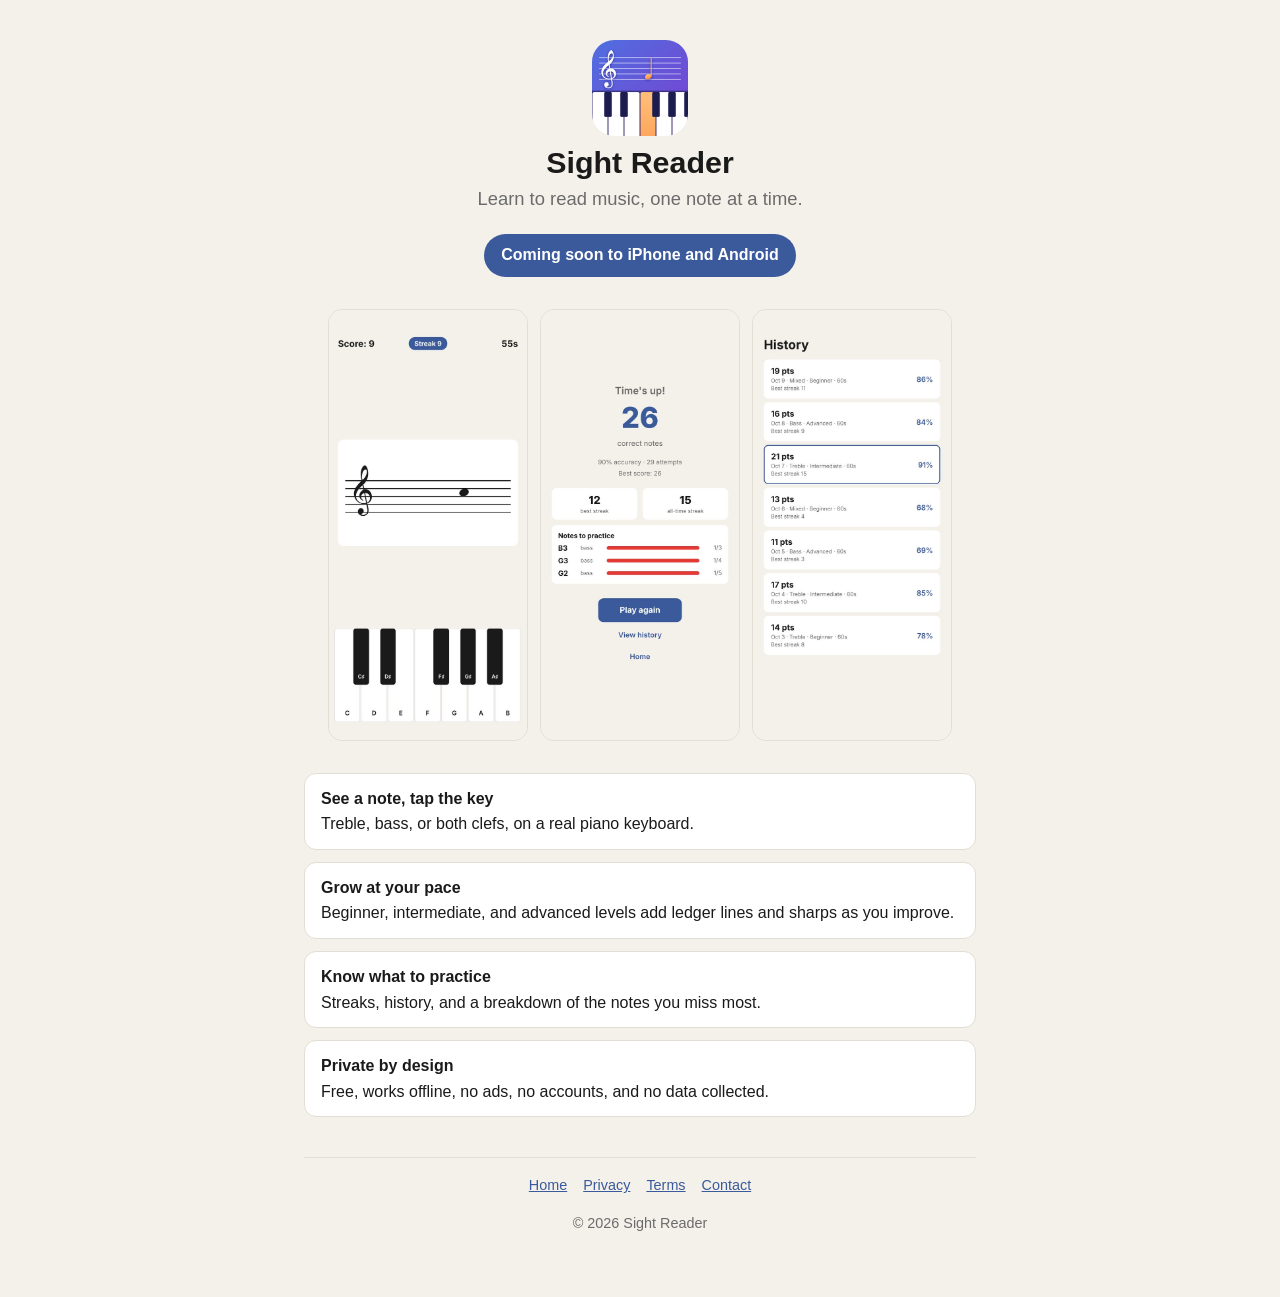
<file: index.html>
<!doctype html>
<html lang="en">
<head>
<meta charset="utf-8">
<meta name="viewport" content="width=device-width, initial-scale=1">
<title>Sight Reader</title>
<meta name="description" content="Learn to read music one note at a time. Free, offline, no ads, no accounts.">
<link rel="icon" href="favicon.png">
<link rel="stylesheet" href="style.css">
</head>
<body>
<main>
<section class="hero">
  <img class="icon" src="img/icon.png" alt="Sight Reader app icon">
  <h1>Sight Reader</h1>
  <p class="tagline">Learn to read music, one note at a time.</p>
  <span class="badge">Coming soon to iPhone and Android</span>
</section>

<div class="shots">
  <img src="img/1-treble.jpg" alt="A treble clef note with a piano keyboard to answer on">
  <img src="img/3-results.jpg" alt="Results screen with score, streaks, and notes to practice">
  <img src="img/4-history.jpg" alt="History of past practice sessions">
</div>

<ul class="features">
  <li><strong>See a note, tap the key</strong>Treble, bass, or both clefs, on a real piano keyboard.</li>
  <li><strong>Grow at your pace</strong>Beginner, intermediate, and advanced levels add ledger lines and sharps as you improve.</li>
  <li><strong>Know what to practice</strong>Streaks, history, and a breakdown of the notes you miss most.</li>
  <li><strong>Private by design</strong>Free, works offline, no ads, no accounts, and no data collected.</li>
</ul>
<footer><a href="./">Home</a><a href="privacy.html">Privacy</a><a href="terms.html">Terms</a><a href="mailto:tryabsolutelynothing@gmail.com">Contact</a><p>© 2026 Sight Reader</p></footer>
</main>
</body>
</html>
</file>
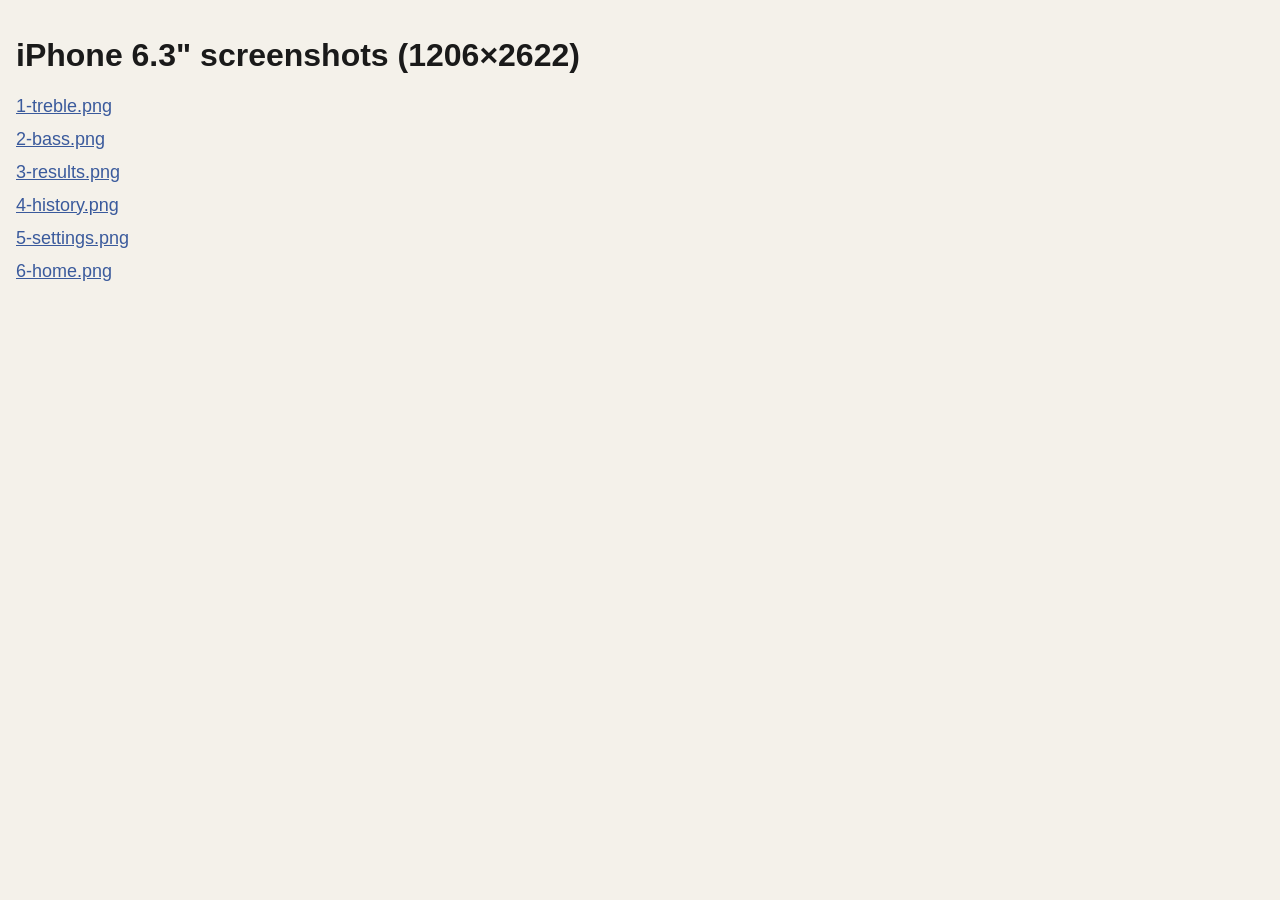
<file: store/index.html>
<!doctype html>
<html lang="en"><head><meta charset="utf-8"><meta name="viewport" content="width=device-width, initial-scale=1">
<title>Store screenshots</title><meta name="robots" content="noindex">
<style>body{font-family:-apple-system,sans-serif;margin:0;padding:16px;background:#f4f1ea;color:#1a1a1a}a{color:#3a5a9c;display:block;margin:12px 0;font-size:18px}</style></head>
<body><h1>iPhone 6.3" screenshots (1206×2622)</h1>
<a href="iphone-6.3/1-treble.png">1-treble.png</a>
<a href="iphone-6.3/2-bass.png">2-bass.png</a>
<a href="iphone-6.3/3-results.png">3-results.png</a>
<a href="iphone-6.3/4-history.png">4-history.png</a>
<a href="iphone-6.3/5-settings.png">5-settings.png</a>
<a href="iphone-6.3/6-home.png">6-home.png</a>
</body></html>
</file>
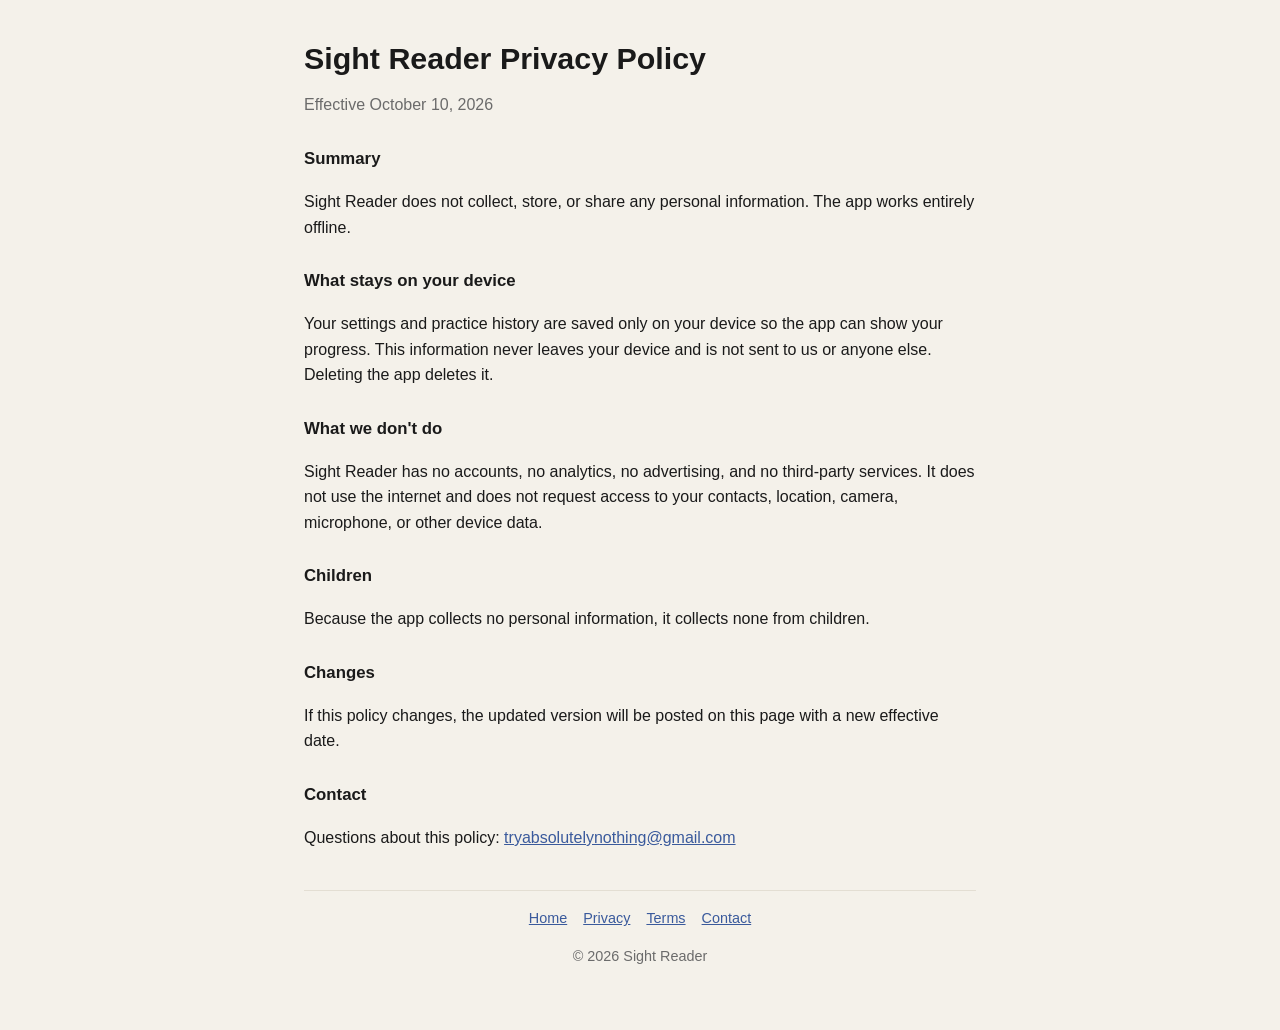
<file: privacy.html>
<!doctype html>
<html lang="en">
<head>
<meta charset="utf-8">
<meta name="viewport" content="width=device-width, initial-scale=1">
<title>Privacy Policy · Sight Reader</title>
<meta name="description" content="Sight Reader collects no personal information.">
<link rel="icon" href="favicon.png">
<link rel="stylesheet" href="style.css">
</head>
<body>
<main>
  <h1>Sight Reader Privacy Policy</h1>
  <p class="muted">Effective October 10, 2026</p>

  <h2>Summary</h2>
  <p>Sight Reader does not collect, store, or share any personal information. The app works entirely offline.</p>

  <h2>What stays on your device</h2>
  <p>Your settings and practice history are saved only on your device so the app can show your progress. This information never leaves your device and is not sent to us or anyone else. Deleting the app deletes it.</p>

  <h2>What we don't do</h2>
  <p>Sight Reader has no accounts, no analytics, no advertising, and no third-party services. It does not use the internet and does not request access to your contacts, location, camera, microphone, or other device data.</p>

  <h2>Children</h2>
  <p>Because the app collects no personal information, it collects none from children.</p>

  <h2>Changes</h2>
  <p>If this policy changes, the updated version will be posted on this page with a new effective date.</p>

  <h2>Contact</h2>
  <p>Questions about this policy: <a href="mailto:tryabsolutelynothing@gmail.com">tryabsolutelynothing@gmail.com</a></p>
<footer><a href="./">Home</a><a href="privacy.html">Privacy</a><a href="terms.html">Terms</a><a href="mailto:tryabsolutelynothing@gmail.com">Contact</a><p>© 2026 Sight Reader</p></footer>
</main>
</body>
</html>
</file>
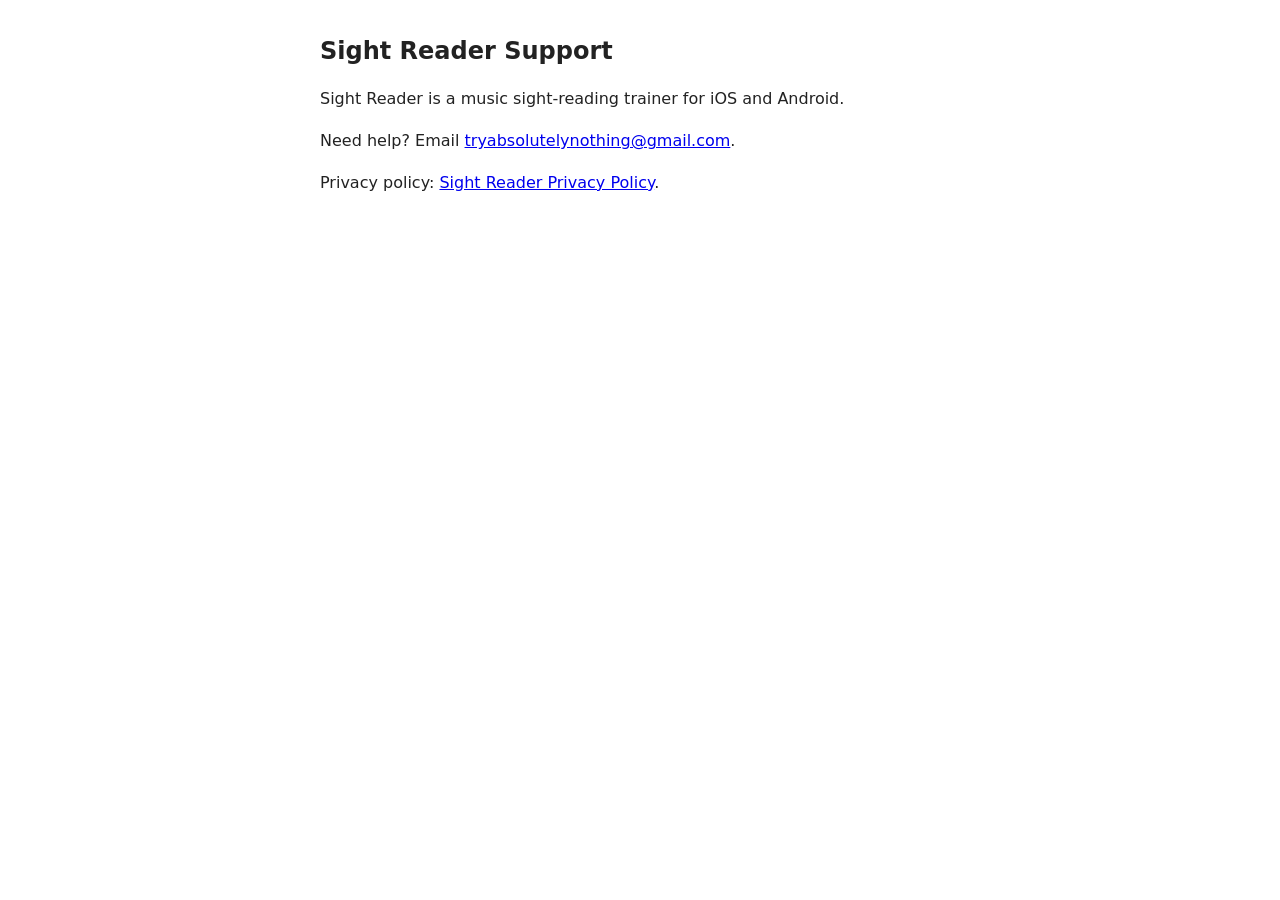
<file: support.html>
<!DOCTYPE html>
<html lang="en">
<head>
<meta charset="utf-8">
<meta name="viewport" content="width=device-width, initial-scale=1">
<title>Support — Sight Reader</title>
<style>
body { font-family: -apple-system, system-ui, sans-serif; max-width: 40rem; margin: 2rem auto; padding: 0 1rem; line-height: 1.6; color: #222; }
h1 { font-size: 1.5rem; }
</style>
</head>
<body>
<h1>Sight Reader Support</h1>
<p>Sight Reader is a music sight-reading trainer for iOS and Android.</p>
<p>Need help? Email <a href="mailto:tryabsolutelynothing@gmail.com">tryabsolutelynothing@gmail.com</a>.</p>
<p>Privacy policy: <a href="./privacy.html">Sight Reader Privacy Policy</a>.</p>
</body>
</html>
</file>
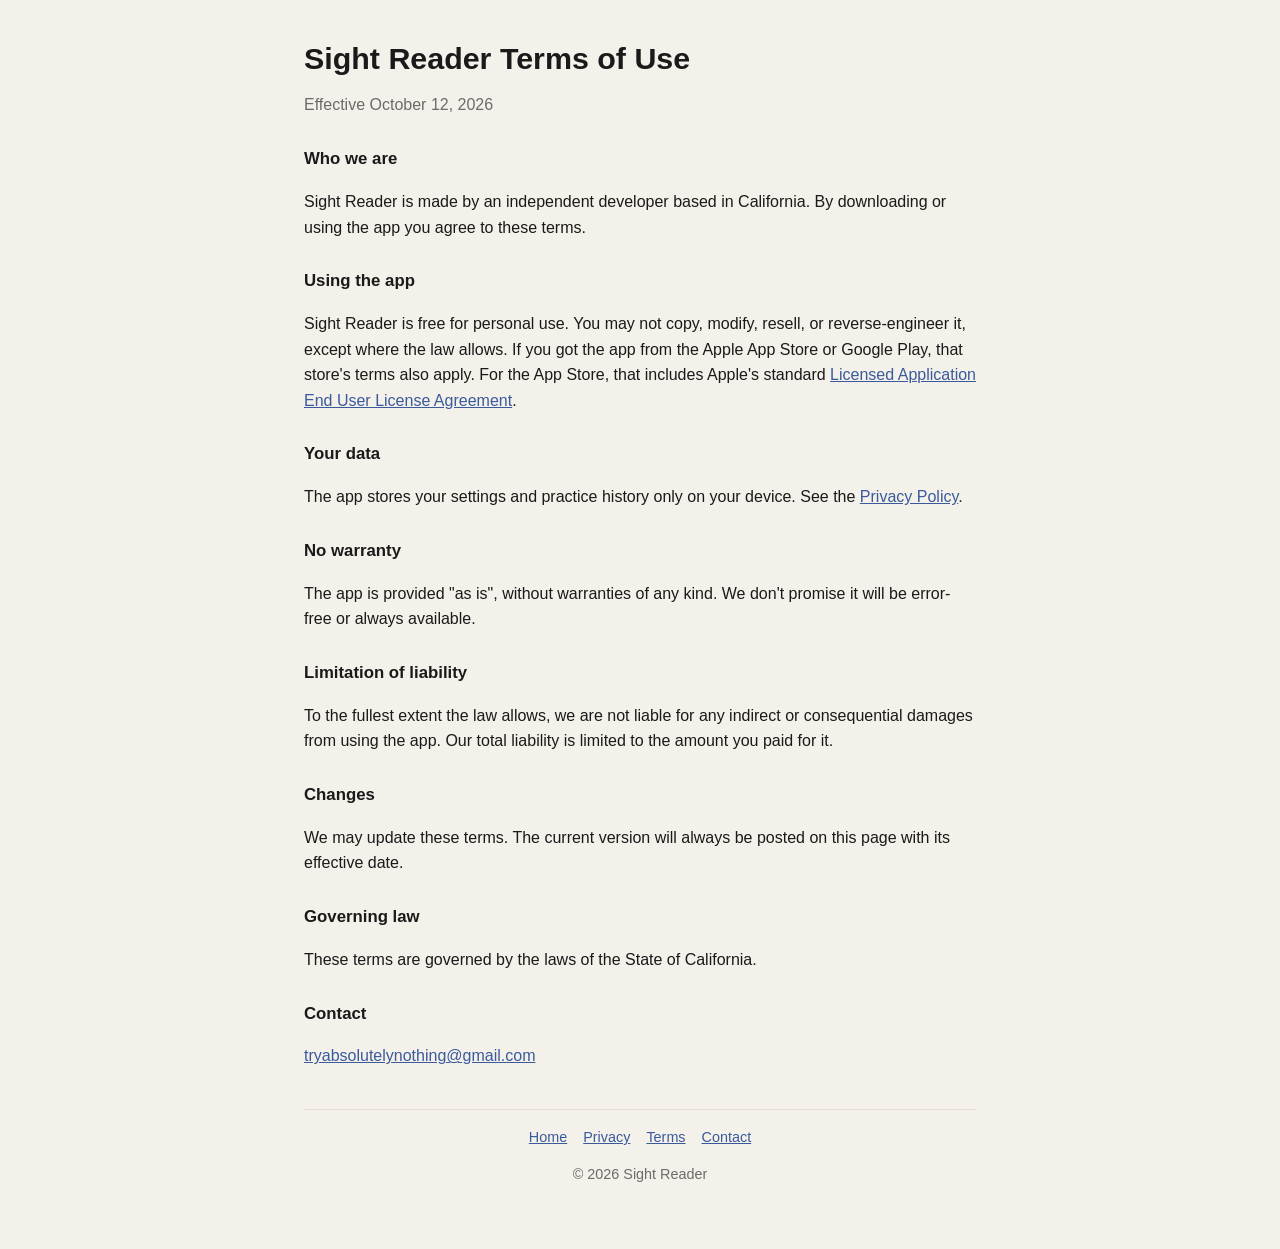
<file: terms.html>
<!doctype html>
<html lang="en">
<head>
<meta charset="utf-8">
<meta name="viewport" content="width=device-width, initial-scale=1">
<title>Terms of Use · Sight Reader</title>
<meta name="description" content="Terms of use for the Sight Reader app.">
<link rel="icon" href="favicon.png">
<link rel="stylesheet" href="style.css">
</head>
<body>
<main>
<h1>Sight Reader Terms of Use</h1>
<p class="muted">Effective October 12, 2026</p>

<h2>Who we are</h2>
<p>Sight Reader is made by an independent developer based in California. By downloading or using the app you agree to these terms.</p>

<h2>Using the app</h2>
<p>Sight Reader is free for personal use. You may not copy, modify, resell, or reverse-engineer it, except where the law allows. If you got the app from the Apple App Store or Google Play, that store's terms also apply. For the App Store, that includes Apple's standard <a href="https://www.apple.com/legal/internet-services/itunes/dev/stdeula/">Licensed Application End User License Agreement</a>.</p>

<h2>Your data</h2>
<p>The app stores your settings and practice history only on your device. See the <a href="privacy.html">Privacy Policy</a>.</p>

<h2>No warranty</h2>
<p>The app is provided "as is", without warranties of any kind. We don't promise it will be error-free or always available.</p>

<h2>Limitation of liability</h2>
<p>To the fullest extent the law allows, we are not liable for any indirect or consequential damages from using the app. Our total liability is limited to the amount you paid for it.</p>

<h2>Changes</h2>
<p>We may update these terms. The current version will always be posted on this page with its effective date.</p>

<h2>Governing law</h2>
<p>These terms are governed by the laws of the State of California.</p>

<h2>Contact</h2>
<p><a href="mailto:tryabsolutelynothing@gmail.com">tryabsolutelynothing@gmail.com</a></p>
<footer><a href="./">Home</a><a href="privacy.html">Privacy</a><a href="terms.html">Terms</a><a href="mailto:tryabsolutelynothing@gmail.com">Contact</a><p>© 2026 Sight Reader</p></footer>
</main>
</body>
</html>
</file>
<file: style.css>
:root {
  --bg: #f4f1ea; --card: #ffffff; --text: #1a1a1a; --muted: #6b6b6b;
  --primary: #3a5a9c; --border: #e3ded3; --on-primary: #ffffff;
}
@media (prefers-color-scheme: dark) {
  :root { --bg: #16171a; --card: #22242a; --text: #ececec; --muted: #a0a0a0; --primary: #8aa8e8; --border: #33363d; --on-primary: #16171a; }
}
* { box-sizing: border-box; }
body { margin: 0; background: var(--bg); color: var(--text); line-height: 1.6;
  font-family: -apple-system, BlinkMacSystemFont, "Segoe UI", Helvetica, Arial, sans-serif; }
a { color: var(--primary); }
main { max-width: 44rem; margin: 0 auto; padding: 2.5rem 1rem 3rem; }
h1 { font-size: 1.9rem; line-height: 1.2; margin: 0 0 .25rem; }
h2 { font-size: 1.05rem; margin-top: 1.75rem; }
.muted { color: var(--muted); }
.hero { text-align: center; }
.hero img.icon { width: 96px; height: 96px; border-radius: 22px; }
.tagline { font-size: 1.15rem; color: var(--muted); margin: .25rem 0 1.25rem; }
.badge { display: inline-block; padding: .55rem 1.1rem; border-radius: 999px;
  background: var(--primary); color: var(--on-primary); font-weight: 600; text-decoration: none; }
.shots { display: flex; gap: .75rem; justify-content: center; margin: 2rem 0; }
.shots img { width: 31%; max-width: 200px; border-radius: 14px; border: 1px solid var(--border); }
.features { display: grid; gap: .75rem; padding: 0; list-style: none; }
.features li { background: var(--card); border: 1px solid var(--border); border-radius: 12px; padding: .75rem 1rem; }
.features strong { display: block; }
footer { border-top: 1px solid var(--border); margin-top: 2.5rem; padding-top: 1rem;
  font-size: .9rem; color: var(--muted); text-align: center; }
footer a { margin: 0 .5rem; }
</file>
